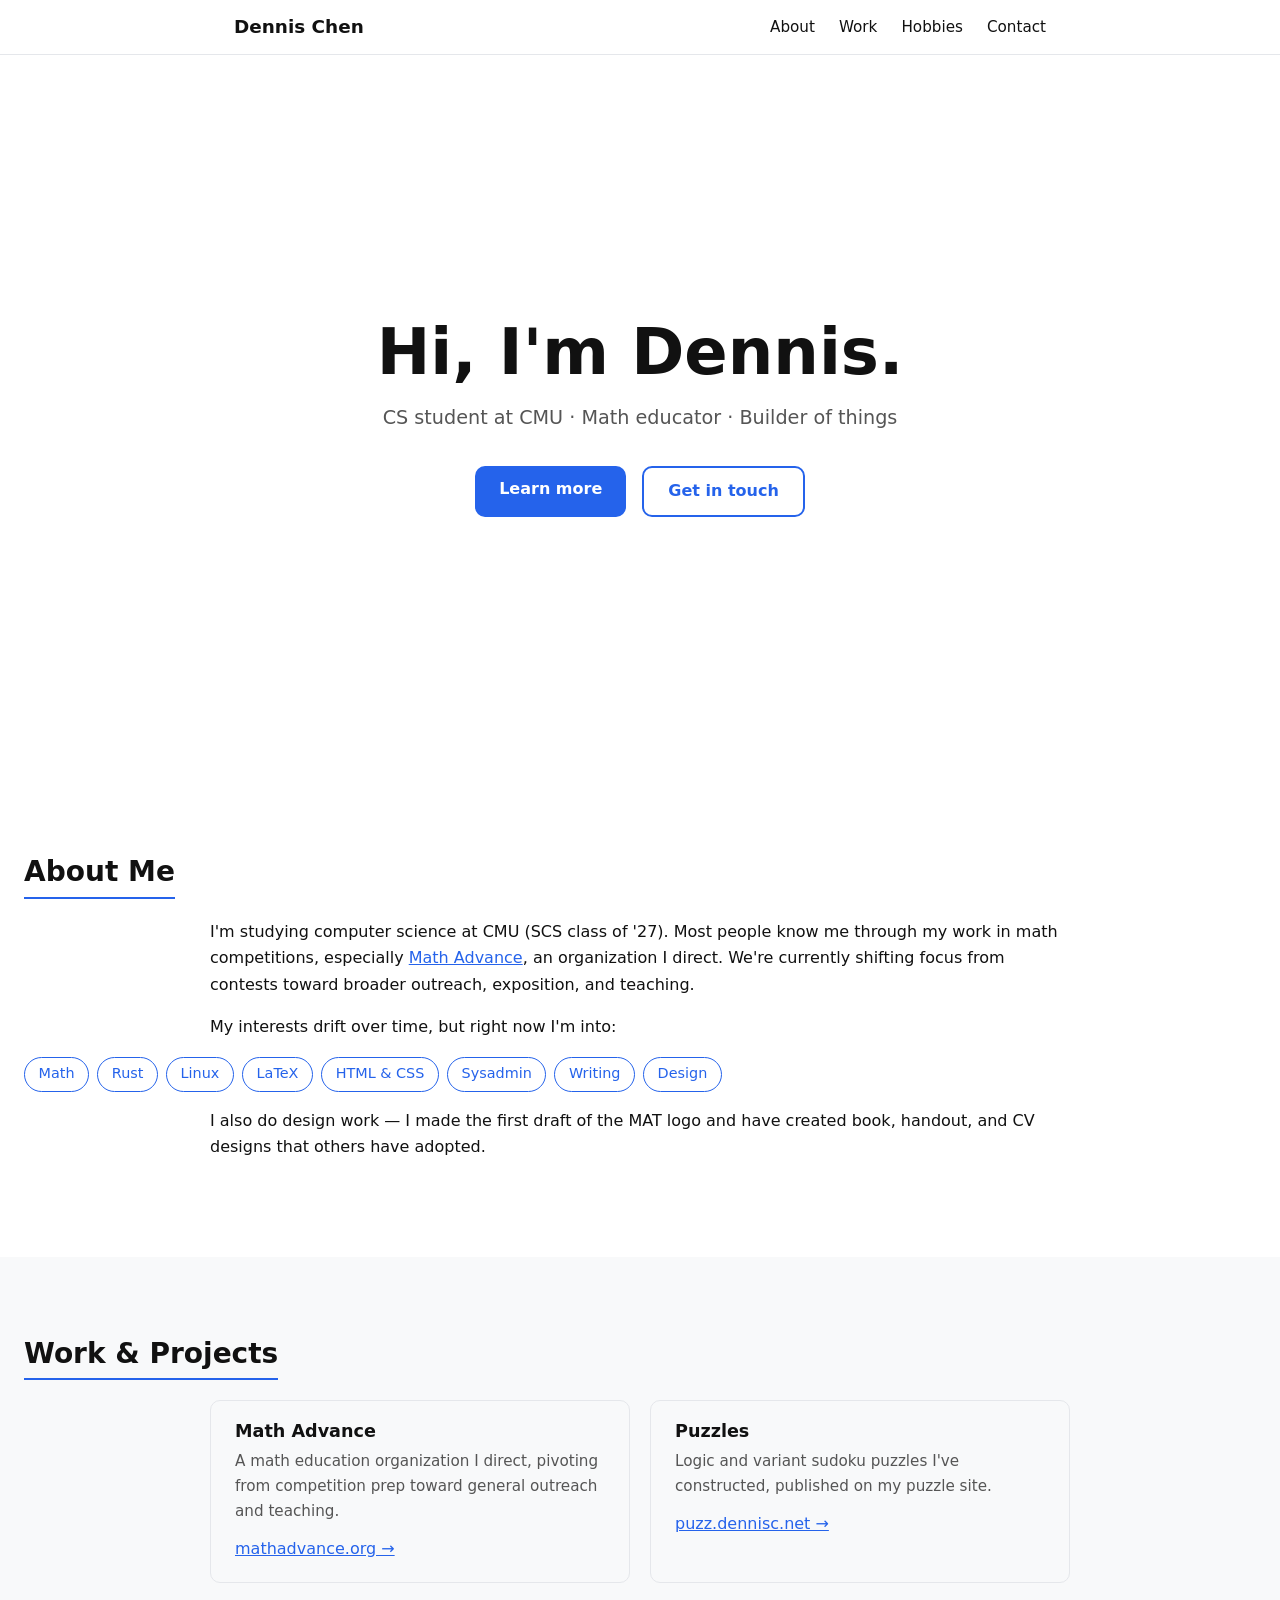
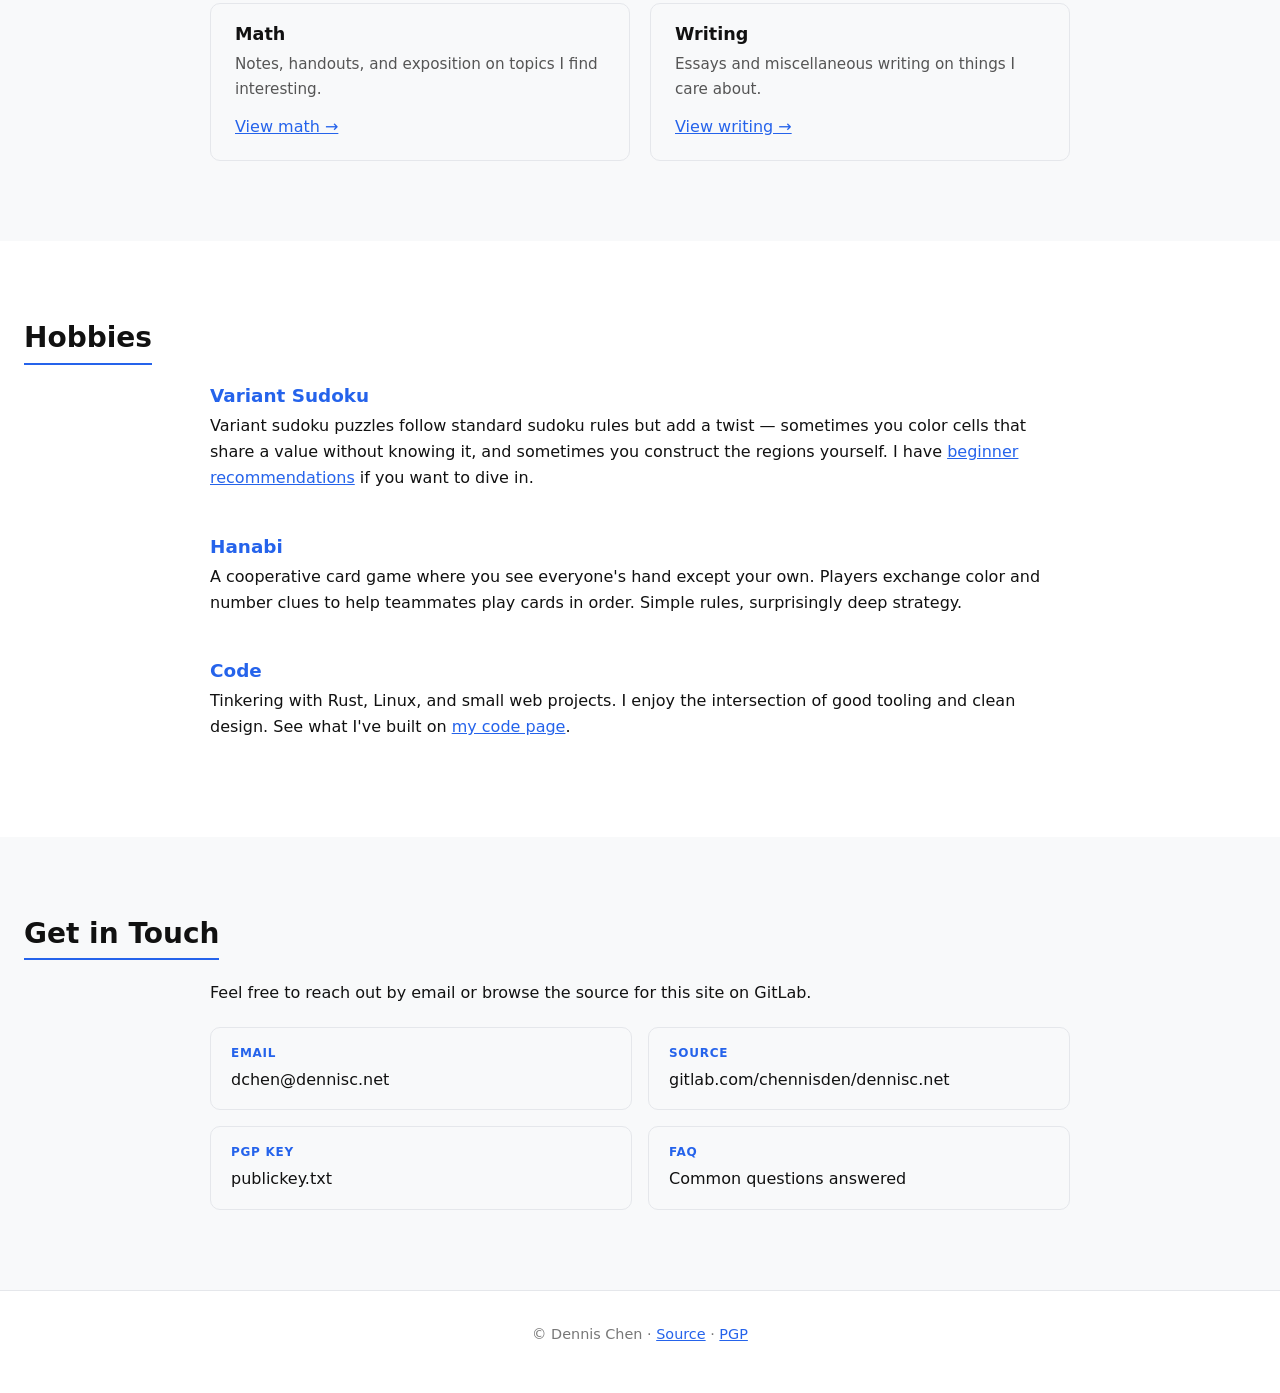
<file: index.html>
<!DOCTYPE html>
<html lang="en">
<head>
	<title>Dennis Chen</title>
	<meta name="viewport" content="width=device-width, initial-scale=1.0">
	<meta name="description" content="Dennis Chen — CS student at CMU, math educator, and maker of things.">
	<link rel="stylesheet" href="/main.css">
	<link rel="icon" href="/favicon.svg">
</head>
<body>
	<header class="site-header">
		<nav class="top-nav">
			<a class="nav-brand" href="#hero">Dennis Chen</a>
			<div class="nav-links">
				<a href="#about">About</a>
				<a href="#work">Work</a>
				<a href="#hobbies">Hobbies</a>
				<a href="#contact">Contact</a>
			</div>
		</nav>
	</header>

	<section id="hero" class="hero">
		<div class="hero-content">
			<h1>Hi, I'm Dennis.</h1>
			<p class="hero-sub">CS student at CMU &middot; Math educator &middot; Builder of things</p>
			<div class="hero-actions">
				<a class="btn btn-primary" href="#about">Learn more</a>
				<a class="btn btn-outline" href="mailto:dchen@dennisc.net">Get in touch</a>
			</div>
		</div>
	</section>

	<main>
		<section id="about" class="section">
			<h2>About Me</h2>
			<p>I'm studying computer science at CMU (SCS class of '27). Most people know me through my work in math
			competitions, especially <a href="https://mathadvance.org">Math Advance</a>, an organization I direct.
			We're currently shifting focus from contests toward broader outreach, exposition, and teaching.</p>
			<p>My interests drift over time, but right now I'm into:</p>
			<ul class="tag-list">
				<li>Math</li>
				<li>Rust</li>
				<li>Linux</li>
				<li>LaTeX</li>
				<li>HTML &amp; CSS</li>
				<li>Sysadmin</li>
				<li>Writing</li>
				<li>Design</li>
			</ul>
			<p>I also do design work — I made the first draft of the MAT logo and have created book, handout, and CV
			designs that others have adopted.</p>
		</section>

		<section id="work" class="section section-alt">
			<h2>Work &amp; Projects</h2>
			<div class="card-grid">
				<div class="card">
					<h3>Math Advance</h3>
					<p>A math education organization I direct, pivoting from competition prep toward general outreach and
					teaching.</p>
					<a href="https://mathadvance.org">mathadvance.org &rarr;</a>
				</div>
				<div class="card">
					<h3>Puzzles</h3>
					<p>Logic and variant sudoku puzzles I've constructed, published on my puzzle site.</p>
					<a href="https://puzz.dennisc.net">puzz.dennisc.net &rarr;</a>
				</div>
				<div class="card">
					<h3>Math</h3>
					<p>Notes, handouts, and exposition on topics I find interesting.</p>
					<a href="/math">View math &rarr;</a>
				</div>
				<div class="card">
					<h3>Writing</h3>
					<p>Essays and miscellaneous writing on things I care about.</p>
					<a href="/writing">View writing &rarr;</a>
				</div>
			</div>
		</section>

		<section id="hobbies" class="section">
			<h2>Hobbies</h2>
			<div class="hobby-list">
				<div class="hobby">
					<h3>Variant Sudoku</h3>
					<p>Variant sudoku puzzles follow standard sudoku rules but add a twist — sometimes you color cells
					that share a value without knowing it, and sometimes you construct the regions yourself. I have
					<a href="/puzz-rec">beginner recommendations</a> if you want to dive in.</p>
				</div>
				<div class="hobby">
					<h3>Hanabi</h3>
					<p>A cooperative card game where you see everyone's hand except your own. Players exchange color and
					number clues to help teammates play cards in order. Simple rules, surprisingly deep strategy.</p>
				</div>
				<div class="hobby">
					<h3>Code</h3>
					<p>Tinkering with Rust, Linux, and small web projects. I enjoy the intersection of good tooling and
					clean design. See what I've built on <a href="/code">my code page</a>.</p>
				</div>
			</div>
		</section>

		<section id="contact" class="section section-alt">
			<h2>Get in Touch</h2>
			<p>Feel free to reach out by email or browse the source for this site on GitLab.</p>
			<div class="contact-links">
				<a href="mailto:dchen@dennisc.net" class="contact-item">
					<span class="contact-label">Email</span>
					<span>dchen@dennisc.net</span>
				</a>
				<a href="https://gitlab.com/chennisden/dennisc.net" class="contact-item">
					<span class="contact-label">Source</span>
					<span>gitlab.com/chennisden/dennisc.net</span>
				</a>
				<a href="/publickey.txt" class="contact-item">
					<span class="contact-label">PGP Key</span>
					<span>publickey.txt</span>
				</a>
				<a href="/faq" class="contact-item">
					<span class="contact-label">FAQ</span>
					<span>Common questions answered</span>
				</a>
			</div>
		</section>
	</main>

	<footer class="site-footer">
		<p>&copy; Dennis Chen &middot; <a href="https://gitlab.com/chennisden/dennisc.net">Source</a> &middot; <a href="/publickey.txt">PGP</a></p>
	</footer>
</body>
</html>
</file>
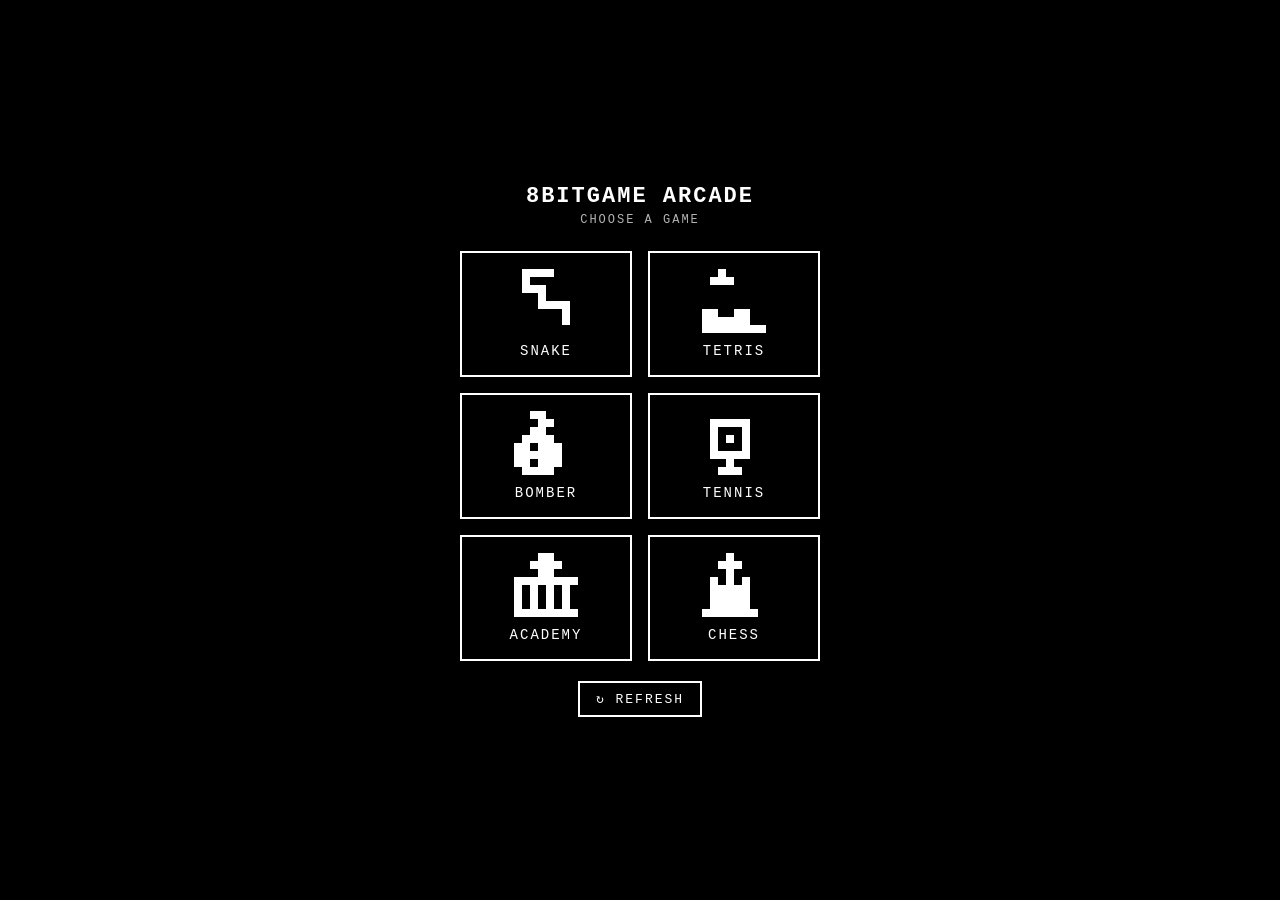
<file: 8bitgame/index.html>
<!DOCTYPE html>
<html lang="en">
<head>
  <meta charset="UTF-8">
  <meta name="viewport" content="width=device-width, initial-scale=1, maximum-scale=1, user-scalable=no, viewport-fit=cover">
  <meta name="apple-mobile-web-app-capable" content="yes">
  <meta name="theme-color" content="#000000">
  <title>8bitgame Arcade</title>
  <link rel="stylesheet" href="style.css">
</head>
<body>
  <h1>8BITGAME ARCADE</h1>
  <p id="subtitle">CHOOSE A GAME</p>
  <div id="tiles">
    <a class="tile" href="snake/index.html">
      <canvas class="tile-icon" id="icon-snake" width="64" height="64"></canvas>
      <span class="tile-label">SNAKE</span>
    </a>
    <a class="tile" href="tetris/index.html">
      <canvas class="tile-icon" id="icon-tetris" width="64" height="64"></canvas>
      <span class="tile-label">TETRIS</span>
    </a>
    <a class="tile" href="bomber/index.html">
      <canvas class="tile-icon" id="icon-bomber" width="64" height="64"></canvas>
      <span class="tile-label">BOMBER</span>
    </a>
    <a class="tile" href="tennis/index.html">
      <canvas class="tile-icon" id="icon-tennis" width="64" height="64"></canvas>
      <span class="tile-label">TENNIS</span>
    </a>
    <a class="tile" href="tennis-academy/index.html">
      <canvas class="tile-icon" id="icon-tennis-academy" width="64" height="64"></canvas>
      <span class="tile-label">ACADEMY</span>
    </a>
    <a class="tile" href="chess/index.html">
      <canvas class="tile-icon" id="icon-chess" width="64" height="64"></canvas>
      <span class="tile-label">CHESS</span>
    </a>
  </div>
  <button id="refresh-btn" type="button">&#8635; REFRESH</button>
  <script src="home.js"></script>
</body>
</html>
</file>
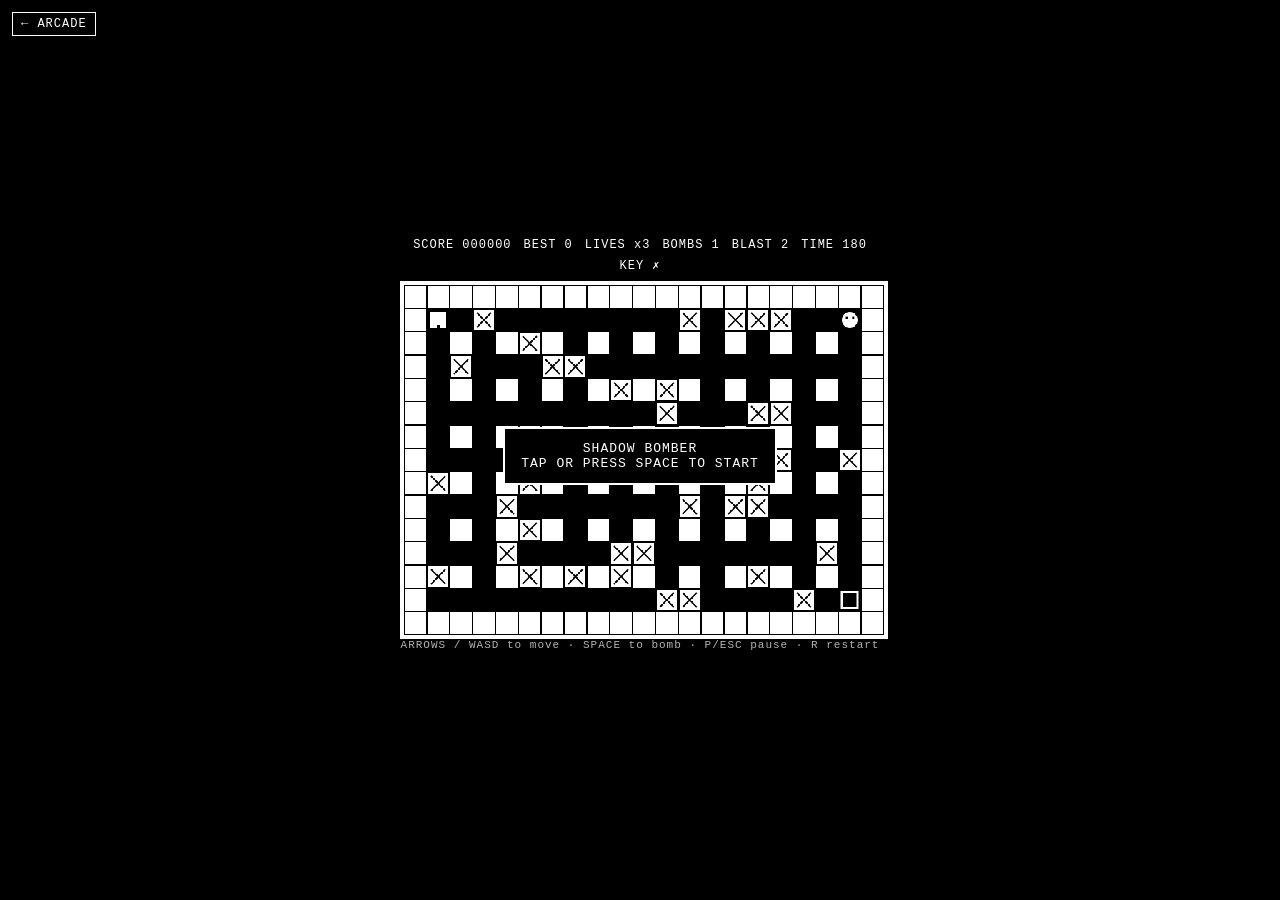
<file: 8bitgame/bomber/index.html>
<!DOCTYPE html>
<html lang="en">
<head>
  <meta charset="UTF-8">
  <meta name="viewport" content="width=device-width, initial-scale=1, maximum-scale=1, user-scalable=no, viewport-fit=cover">
  <meta name="apple-mobile-web-app-capable" content="yes">
  <meta name="theme-color" content="#000000">
  <title>Shadow Bomber — 8bitgame</title>
  <link rel="stylesheet" href="style.css">
</head>
<body>
  <a id="back-link" href="../index.html">&larr; ARCADE</a>
  <div id="hud">
    <span id="score">SCORE 000000</span>
    <span id="highscore">BEST 0</span>
    <span id="lives">LIVES x3</span>
    <span id="bombs">BOMBS 1</span>
    <span id="blast">BLAST 2</span>
    <span id="time">TIME 180</span>
    <span id="key-status">KEY &#10007;</span>
  </div>
  <div id="game-wrap">
    <canvas id="game" width="672" height="480"></canvas>
    <div id="overlay">
      <p id="overlay-msg">SHADOW BOMBER&#10;TAP OR PRESS SPACE TO START</p>
    </div>
  </div>
  <p id="hint">ARROWS / WASD to move &middot; SPACE to bomb &middot; P/ESC pause &middot; R restart</p>
  <div id="dpad">
    <button id="btn-up" class="dpad-btn dpad-up" aria-label="Up">&#9650;</button>
    <button id="btn-left" class="dpad-btn dpad-left" aria-label="Left">&#9664;</button>
    <button id="btn-bomb" class="dpad-btn dpad-bomb" aria-label="Bomb">&#9679;</button>
    <button id="btn-right" class="dpad-btn dpad-right" aria-label="Right">&#9654;</button>
    <button id="btn-down" class="dpad-btn dpad-down" aria-label="Down">&#9660;</button>
  </div>
  <script src="script.js"></script>
</body>
</html>
</file>
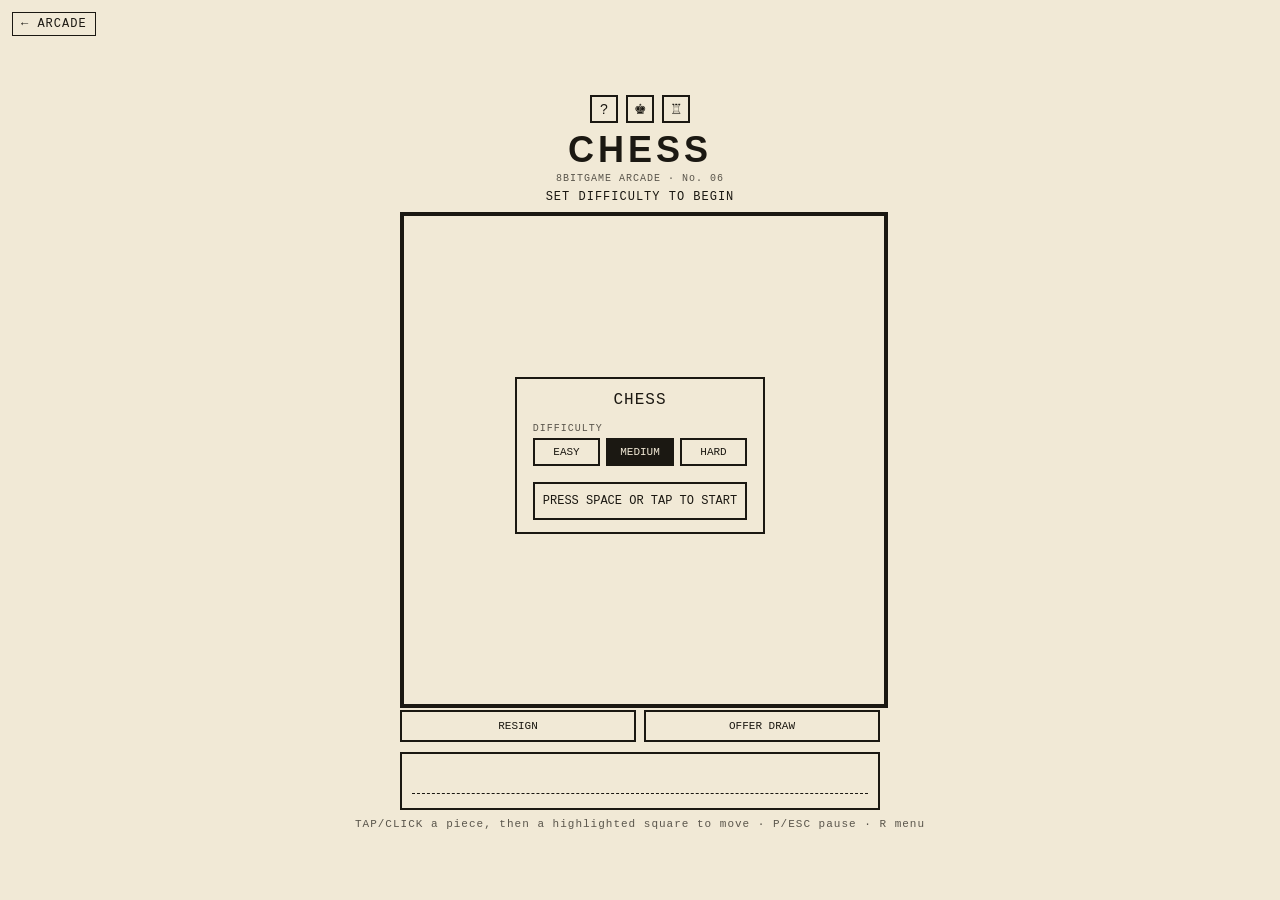
<file: 8bitgame/chess/index.html>
<!DOCTYPE html>
<html lang="en">
<head>
  <meta charset="UTF-8">
  <meta name="viewport" content="width=device-width, initial-scale=1, maximum-scale=1, user-scalable=no, viewport-fit=cover">
  <meta name="apple-mobile-web-app-capable" content="yes">
  <meta name="theme-color" content="#f1e9d6">
  <title>Chess — 8bitgame</title>
  <link rel="stylesheet" href="style.css">
</head>
<body>
  <a id="back-link" href="../index.html">&larr; ARCADE</a>

  <div id="title-block">
    <div id="badge-row">
      <button id="badge-help" class="badge-btn" type="button" aria-label="Rules">?</button>
      <button id="badge-turn" class="badge-btn" type="button" aria-label="Turn indicator">&#9818;</button>
      <button id="badge-moves" class="badge-btn" type="button" aria-label="Toggle move list">&#9814;</button>
    </div>
    <h1 id="game-title">CHESS</h1>
    <p id="colophon">8BITGAME ARCADE &middot; No. 06</p>
  </div>

  <div id="hud">
    <span id="hud-status">SET DIFFICULTY TO BEGIN</span>
  </div>

  <div id="game-wrap">
    <canvas id="game" width="480" height="480"></canvas>
    <div id="overlay">
      <div id="overlay-msg">
        <div id="menu-panel">
          <p id="menu-title">CHESS</p>

          <div class="menu-group" data-setting="difficulty">
            <p class="menu-label">DIFFICULTY</p>
            <div class="menu-options">
              <button class="menu-opt" data-value="easy">EASY</button>
              <button class="menu-opt" data-value="medium">MEDIUM</button>
              <button class="menu-opt" data-value="hard">HARD</button>
            </div>
          </div>

          <button id="menu-start-btn">PRESS SPACE OR TAP TO START</button>
        </div>
        <div id="overlay-text"></div>
        <div id="promo-panel">
          <p class="menu-label">PROMOTE PAWN TO</p>
          <div class="menu-options">
            <button class="menu-opt" data-piece="q">QUEEN</button>
            <button class="menu-opt" data-piece="r">ROOK</button>
            <button class="menu-opt" data-piece="b">BISHOP</button>
            <button class="menu-opt" data-piece="n">KNIGHT</button>
          </div>
        </div>
        <div id="help-panel">
          <p class="menu-label">RULES</p>
          <p id="help-text">Standard chess rules apply: check, checkmate, stalemate, castling, en passant and pawn promotion are all enforced. You play White and move first; the AI plays Black. Click or tap a piece to see its legal moves, then tap a highlighted square to move. Use RESIGN or OFFER DRAW below the board if you want to end the game early.</p>
          <button id="help-close-btn" class="menu-opt" type="button">CLOSE</button>
        </div>
      </div>
    </div>
  </div>

  <div id="action-row">
    <button id="resign-btn" class="menu-opt" type="button">RESIGN</button>
    <button id="draw-btn" class="menu-opt" type="button">OFFER DRAW</button>
  </div>

  <div id="info-panel">
    <div id="captured-row">
      <div id="captured-white" class="captured-tray"></div>
      <div id="captured-black" class="captured-tray"></div>
    </div>
    <div id="movelist-wrap">
      <ol id="move-list"></ol>
    </div>
  </div>

  <p id="hint">TAP/CLICK a piece, then a highlighted square to move &middot; P/ESC pause &middot; R menu</p>

  <script src="script.js"></script>
</body>
</html>
</file>
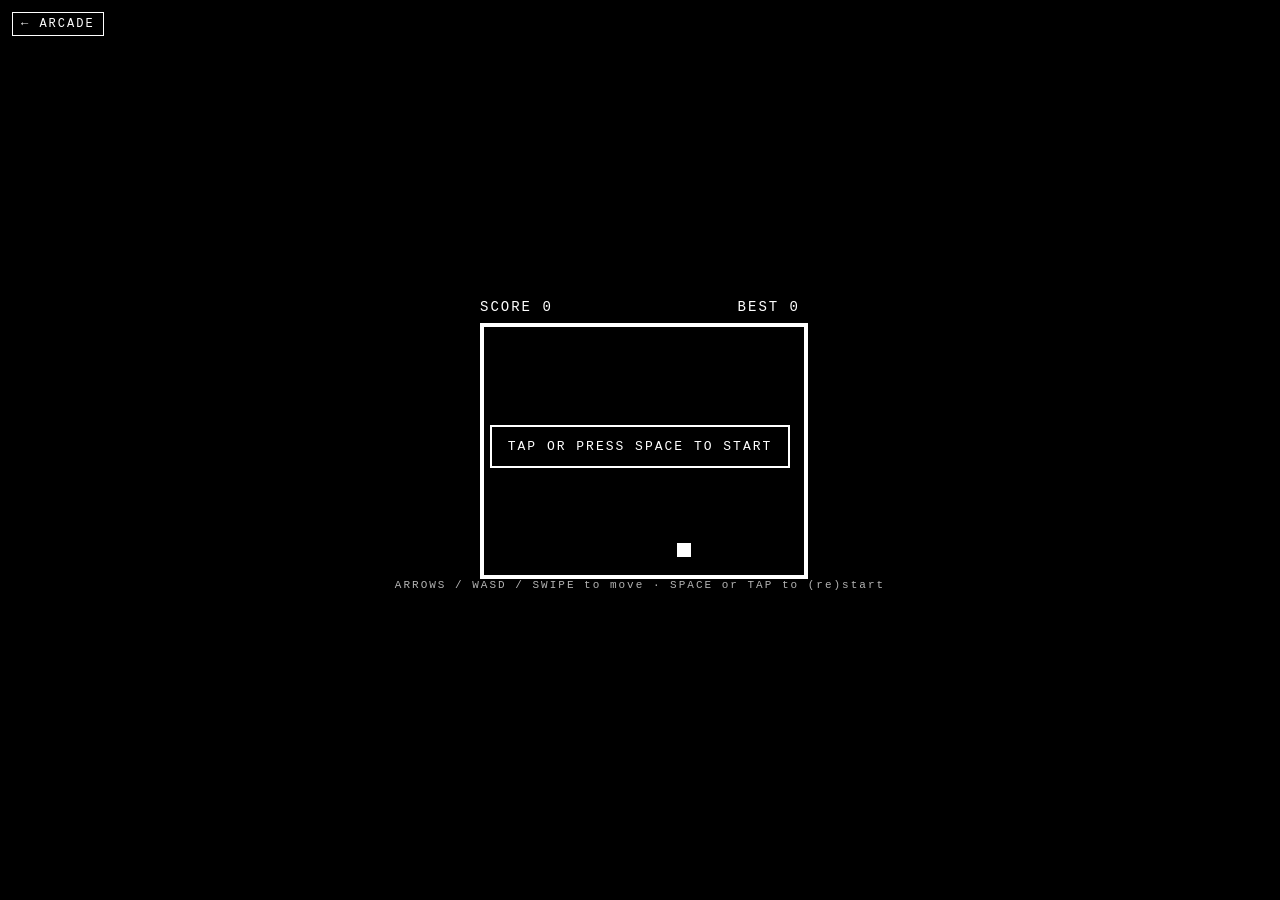
<file: 8bitgame/snake/index.html>
<!DOCTYPE html>
<html lang="en">
<head>
  <meta charset="UTF-8">
  <meta name="viewport" content="width=device-width, initial-scale=1, maximum-scale=1, user-scalable=no, viewport-fit=cover">
  <meta name="apple-mobile-web-app-capable" content="yes">
  <meta name="theme-color" content="#000000">
  <title>Snake — 8bitgame</title>
  <link rel="stylesheet" href="style.css">
  <link rel="stylesheet" href="../rewind.css">
</head>
<body>
  <a id="back-link" href="../index.html">&larr; ARCADE</a>
  <div id="hud">
    <span id="score">SCORE 0</span>
    <span id="highscore">BEST 0</span>
  </div>
  <div id="game-wrap">
    <canvas id="game" width="320" height="240"></canvas>
    <div id="overlay">
      <p id="overlay-msg">TAP OR PRESS SPACE TO START</p>
    </div>
  </div>
  <p id="hint">ARROWS / WASD / SWIPE to move &middot; SPACE or TAP to (re)start</p>
  <div id="dpad">
    <button id="btn-up" class="dpad-btn dpad-up" aria-label="Up">&#9650;</button>
    <button id="btn-left" class="dpad-btn dpad-left" aria-label="Left">&#9664;</button>
    <button id="btn-right" class="dpad-btn dpad-right" aria-label="Right">&#9654;</button>
    <button id="btn-down" class="dpad-btn dpad-down" aria-label="Down">&#9660;</button>
  </div>
  <script src="../rewind.js"></script>
  <script src="script.js"></script>
</body>
</html>
</file>
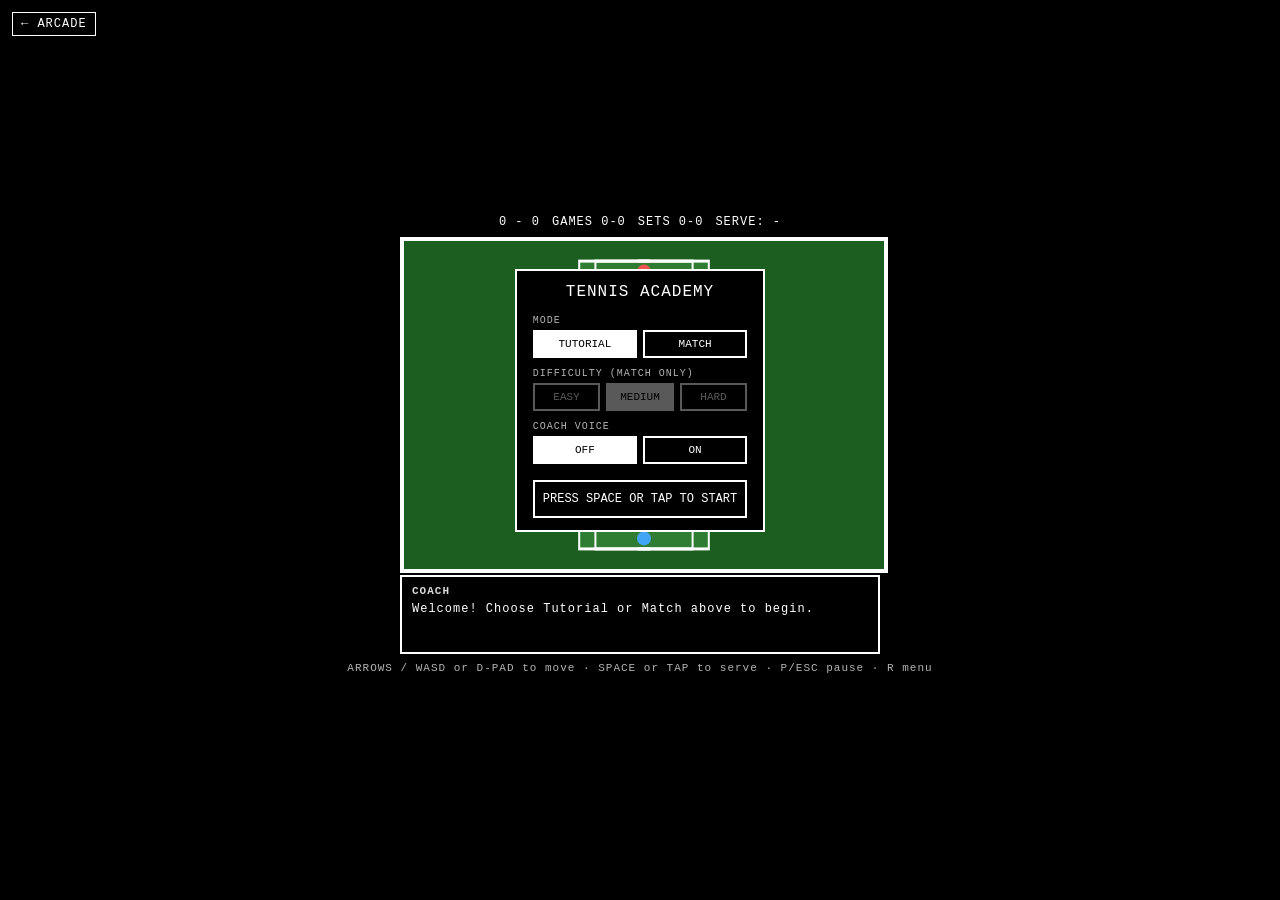
<file: 8bitgame/tennis-academy/index.html>
<!DOCTYPE html>
<html lang="en">
<head>
  <meta charset="UTF-8">
  <meta name="viewport" content="width=device-width, initial-scale=1, maximum-scale=1, user-scalable=no, viewport-fit=cover">
  <meta name="apple-mobile-web-app-capable" content="yes">
  <meta name="theme-color" content="#000000">
  <title>Tennis Academy — 8bitgame</title>
  <link rel="stylesheet" href="style.css">
</head>
<body>
  <a id="back-link" href="../index.html">&larr; ARCADE</a>
  <div id="hud">
    <span id="academy-score-points">0 - 0</span>
    <span id="academy-score-games">GAMES 0-0</span>
    <span id="academy-score-sets">SETS 0-0</span>
    <span id="academy-server-indicator">SERVE: -</span>
  </div>
  <div id="game-wrap">
    <canvas id="game" width="480" height="320"></canvas>
    <div id="overlay">
      <div id="overlay-msg">
        <div id="menu-panel">
          <p id="menu-title">TENNIS ACADEMY</p>

          <div class="menu-group" data-setting="mode">
            <p class="menu-label">MODE</p>
            <div class="menu-options">
              <button class="menu-opt" data-value="tutorial">TUTORIAL</button>
              <button class="menu-opt" data-value="match">MATCH</button>
            </div>
          </div>

          <div class="menu-group" data-setting="difficulty">
            <p class="menu-label">DIFFICULTY (MATCH ONLY)</p>
            <div class="menu-options">
              <button class="menu-opt" data-value="easy">EASY</button>
              <button class="menu-opt" data-value="medium">MEDIUM</button>
              <button class="menu-opt" data-value="hard">HARD</button>
            </div>
          </div>

          <div class="menu-group" data-setting="coachVoice">
            <p class="menu-label">COACH VOICE</p>
            <div class="menu-options">
              <button class="menu-opt" data-value="off">OFF</button>
              <button class="menu-opt" data-value="on">ON</button>
            </div>
          </div>

          <button id="menu-start-btn">PRESS SPACE OR TAP TO START</button>
        </div>
        <div id="overlay-text"></div>
      </div>
    </div>
  </div>
  <div id="coach-panel">
    <div id="coach-header">
      <span id="coach-label">COACH</span>
      <span id="coach-step-indicator"></span>
    </div>
    <p id="coach-text">Welcome! Choose Tutorial or Match above to begin.</p>
    <ul id="coach-log"></ul>
    <div id="coach-nav">
      <button id="tut-prev-btn" class="menu-opt" type="button">BACK</button>
      <button id="tut-next-btn" class="menu-opt" type="button">NEXT</button>
    </div>
  </div>
  <p id="hint">ARROWS / WASD or D-PAD to move &middot; SPACE or TAP to serve &middot; P/ESC pause &middot; R menu</p>
  <div id="dpad">
    <button id="btn-up" class="dpad-btn dpad-up" aria-label="Up">&#9650;</button>
    <button id="btn-left" class="dpad-btn dpad-left" aria-label="Left">&#9664;</button>
    <button id="btn-right" class="dpad-btn dpad-right" aria-label="Right">&#9654;</button>
    <button id="btn-down" class="dpad-btn dpad-down" aria-label="Down">&#9660;</button>
  </div>
  <script src="script.js"></script>
</body>
</html>
</file>
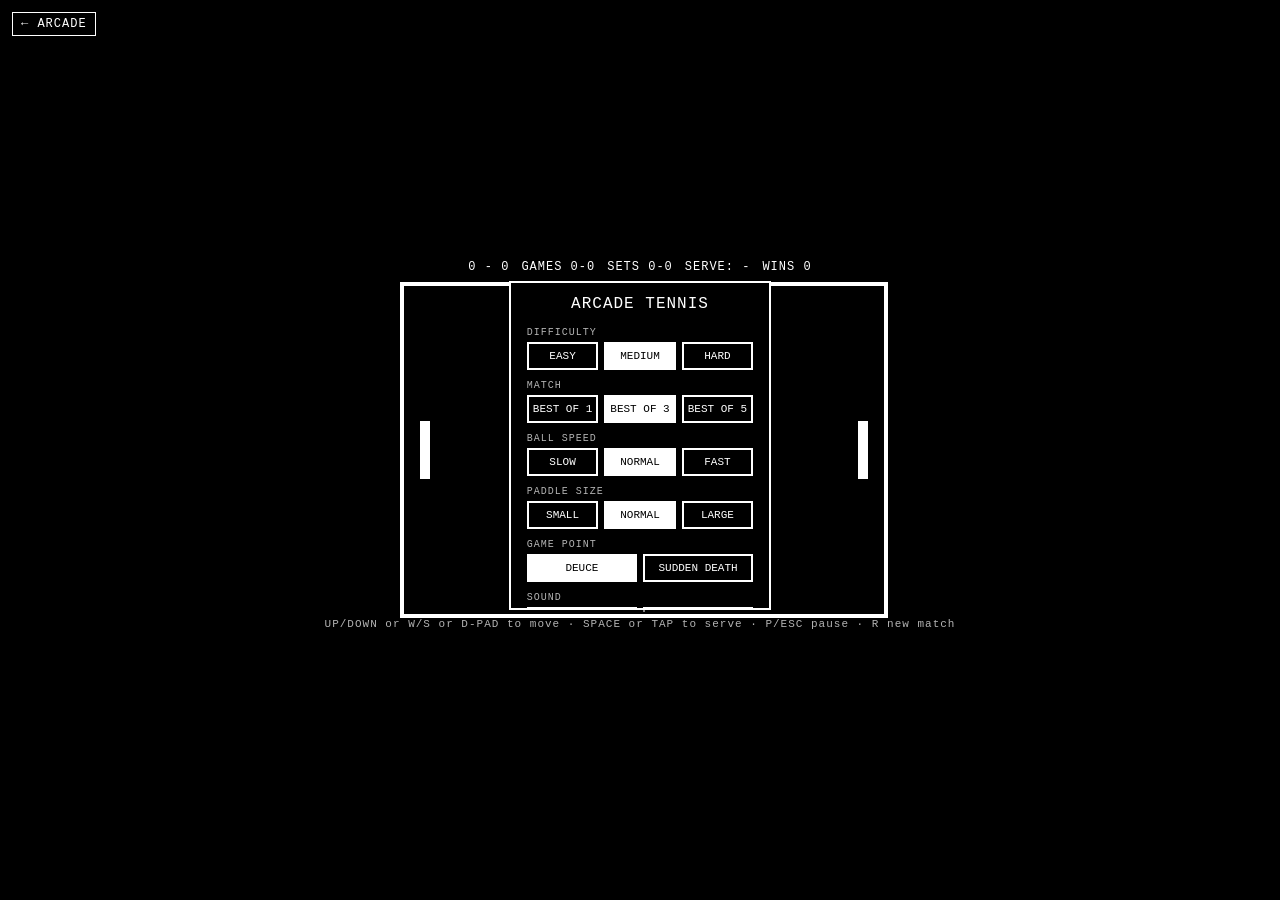
<file: 8bitgame/tennis/index.html>
<!DOCTYPE html>
<html lang="en">
<head>
  <meta charset="UTF-8">
  <meta name="viewport" content="width=device-width, initial-scale=1, maximum-scale=1, user-scalable=no, viewport-fit=cover">
  <meta name="apple-mobile-web-app-capable" content="yes">
  <meta name="theme-color" content="#000000">
  <title>Arcade Tennis — 8bitgame</title>
  <link rel="stylesheet" href="style.css">
</head>
<body>
  <a id="back-link" href="../index.html">&larr; ARCADE</a>
  <div id="hud">
    <span id="score-points">0 - 0</span>
    <span id="score-games">GAMES 0-0</span>
    <span id="score-sets">SETS 0-0</span>
    <span id="server-indicator">SERVE: -</span>
    <span id="wins">WINS 0</span>
  </div>
  <div id="game-wrap">
    <canvas id="game" width="480" height="320"></canvas>
    <div id="overlay">
      <div id="overlay-msg">
        <div id="menu-panel">
          <p id="menu-title">ARCADE TENNIS</p>

          <div class="menu-group" data-setting="difficulty">
            <p class="menu-label">DIFFICULTY</p>
            <div class="menu-options">
              <button class="menu-opt" data-value="easy">EASY</button>
              <button class="menu-opt" data-value="medium">MEDIUM</button>
              <button class="menu-opt" data-value="hard">HARD</button>
            </div>
          </div>

          <div class="menu-group" data-setting="matchFormat">
            <p class="menu-label">MATCH</p>
            <div class="menu-options">
              <button class="menu-opt" data-value="1">BEST OF 1</button>
              <button class="menu-opt" data-value="3">BEST OF 3</button>
              <button class="menu-opt" data-value="5">BEST OF 5</button>
            </div>
          </div>

          <div class="menu-group" data-setting="ballSpeed">
            <p class="menu-label">BALL SPEED</p>
            <div class="menu-options">
              <button class="menu-opt" data-value="slow">SLOW</button>
              <button class="menu-opt" data-value="normal">NORMAL</button>
              <button class="menu-opt" data-value="fast">FAST</button>
            </div>
          </div>

          <div class="menu-group" data-setting="paddleSize">
            <p class="menu-label">PADDLE SIZE</p>
            <div class="menu-options">
              <button class="menu-opt" data-value="small">SMALL</button>
              <button class="menu-opt" data-value="normal">NORMAL</button>
              <button class="menu-opt" data-value="large">LARGE</button>
            </div>
          </div>

          <div class="menu-group" data-setting="deuceRule">
            <p class="menu-label">GAME POINT</p>
            <div class="menu-options">
              <button class="menu-opt" data-value="deuce">DEUCE</button>
              <button class="menu-opt" data-value="sudden">SUDDEN DEATH</button>
            </div>
          </div>

          <div class="menu-group" data-setting="sound">
            <p class="menu-label">SOUND</p>
            <div class="menu-options">
              <button class="menu-opt" data-value="on">ON</button>
              <button class="menu-opt" data-value="off">OFF</button>
            </div>
          </div>

          <button id="menu-start-btn">PRESS SPACE OR TAP TO START</button>
        </div>
        <div id="overlay-text"></div>
      </div>
    </div>
  </div>
  <p id="hint">UP/DOWN or W/S or D-PAD to move &middot; SPACE or TAP to serve &middot; P/ESC pause &middot; R new match</p>
  <div id="dpad">
    <button id="btn-up" class="dpad-btn dpad-up" aria-label="Up">&#9650;</button>
    <button id="btn-down" class="dpad-btn dpad-down" aria-label="Down">&#9660;</button>
  </div>
  <script src="script.js"></script>
</body>
</html>
</file>
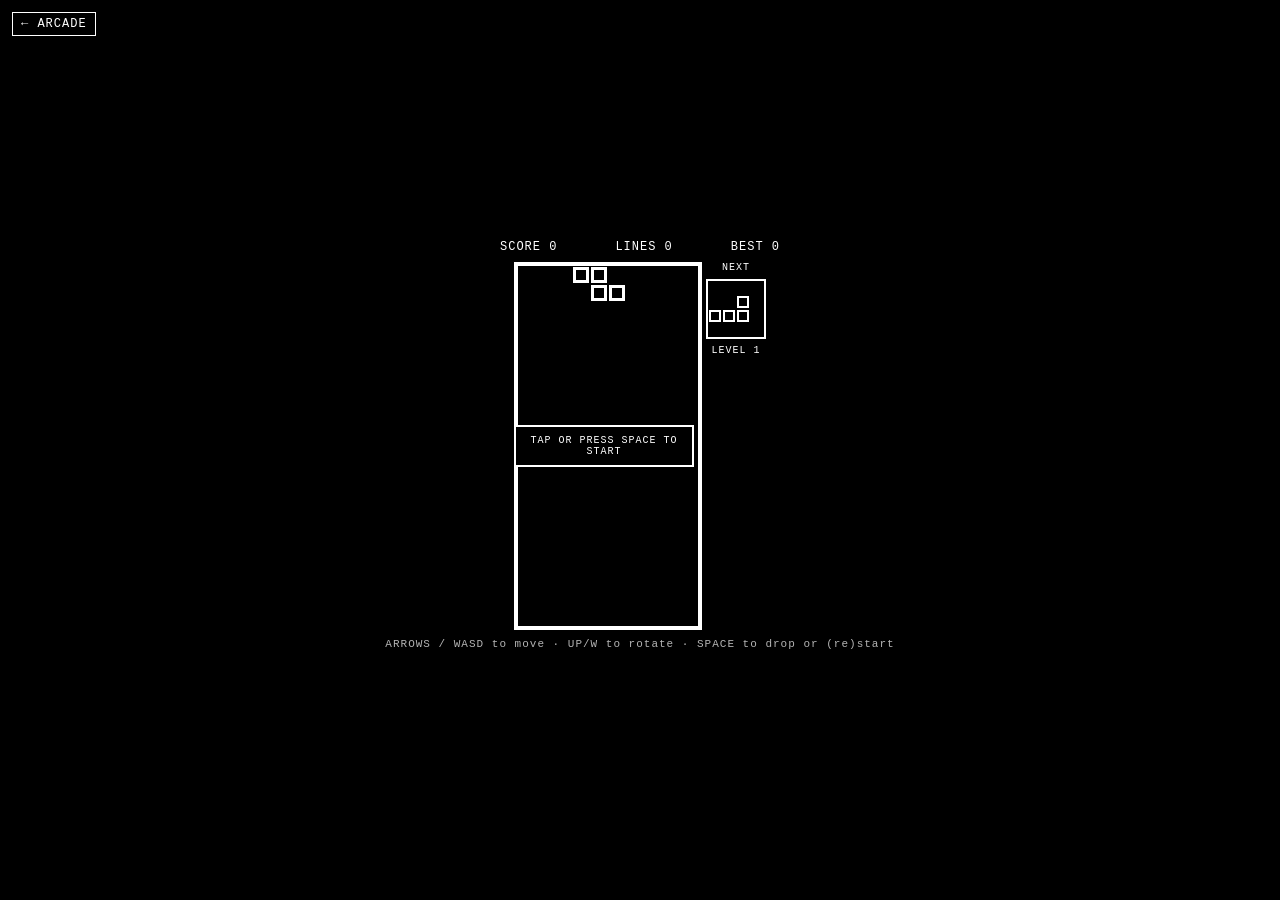
<file: 8bitgame/tetris/index.html>
<!DOCTYPE html>
<html lang="en">
<head>
  <meta charset="UTF-8">
  <meta name="viewport" content="width=device-width, initial-scale=1, maximum-scale=1, user-scalable=no, viewport-fit=cover">
  <meta name="apple-mobile-web-app-capable" content="yes">
  <meta name="theme-color" content="#000000">
  <title>Tetris — 8bitgame</title>
  <link rel="stylesheet" href="style.css">
  <link rel="stylesheet" href="../rewind.css">
</head>
<body>
  <a id="back-link" href="../index.html">&larr; ARCADE</a>
  <div id="hud">
    <span id="score">SCORE 0</span>
    <span id="lines">LINES 0</span>
    <span id="highscore">BEST 0</span>
  </div>
  <div id="play-area">
    <div id="game-wrap">
      <canvas id="board" width="180" height="360"></canvas>
      <div id="overlay">
        <p id="overlay-msg">TAP OR PRESS SPACE TO START</p>
      </div>
    </div>
    <div id="next-wrap">
      <span id="next-label">NEXT</span>
      <canvas id="next" width="72" height="72"></canvas>
      <span id="level-label">LEVEL <span id="level">1</span></span>
    </div>
  </div>
  <p id="hint">ARROWS / WASD to move &middot; UP/W to rotate &middot; SPACE to drop or (re)start</p>
  <div id="dpad">
    <button id="btn-rotate" class="dpad-btn dpad-up" aria-label="Rotate">&#8635;</button>
    <button id="btn-left" class="dpad-btn dpad-left" aria-label="Left">&#9664;</button>
    <button id="btn-right" class="dpad-btn dpad-right" aria-label="Right">&#9654;</button>
    <button id="btn-down" class="dpad-btn dpad-down" aria-label="Soft drop">&#9660;</button>
  </div>
  <script src="../rewind.js"></script>
  <script src="script.js"></script>
</body>
</html>
</file>
<file: main.css>
/* CSS variables */
:root {
	--blue: #2563eb;
	--blue-dark: #1d4ed8;
	--pink: #e646a7;
	--pink-dark: #e01f93;
	--dark-fg: #f0f0f0;
	--dark-bg: #0a0a0a;
	--dark-surface: #141414;
	--dark-border: #2a2a2a;
	--radius: 10px;
	--max-w: 860px;
	--section-pad: 5rem 1.5rem;
}

/* Reset & base */
*, *::before, *::after { box-sizing: border-box; }

html {
	font-family: system-ui, -apple-system, sans-serif;
	font-size: 1rem;
	line-height: 1.65;
	scroll-behavior: smooth;
}

body {
	margin: 0;
	color: #111;
	background: #fff;
}

@media (prefers-color-scheme: dark) {
	body {
		color: var(--dark-fg);
		background: var(--dark-bg);
	}
}

a { color: var(--blue); }
a:hover { text-decoration: none; }
a:visited { color: MediumBlue; }

@media (prefers-color-scheme: dark) {
	a { color: var(--pink); }
	a:visited { color: var(--pink-dark); }
}

h1, h2, h3 { line-height: 1.2; margin-top: 0; }
p { margin-top: 0; }
ul { padding-left: 1.25rem; }
li + li { margin-top: 0.4rem; }

/* ── Top nav ── */
.site-header {
	position: sticky;
	top: 0;
	z-index: 10;
	background: rgba(255, 255, 255, 0.85);
	backdrop-filter: blur(8px);
	border-bottom: 1px solid #e5e7eb;
}

@media (prefers-color-scheme: dark) {
	.site-header {
		background: rgba(10, 10, 10, 0.85);
		border-bottom-color: var(--dark-border);
	}
}

.top-nav {
	max-width: var(--max-w);
	margin: auto;
	padding: 0.75rem 1.5rem;
	display: flex;
	align-items: center;
	gap: 1.5rem;
}

.nav-brand {
	font-size: 1.15rem;
	font-weight: 700;
	color: inherit;
	text-decoration: none;
	margin-right: auto;
}

.nav-brand:visited { color: inherit; }
.nav-brand:hover { text-decoration: underline; }

.nav-links {
	display: flex;
	gap: 1.5rem;
}

.nav-links a {
	color: inherit;
	text-decoration: none;
	font-size: 0.95rem;
}

.nav-links a:visited { color: inherit; }
.nav-links a:hover { text-decoration: underline; }

@media (max-width: 480px) {
	.nav-links { display: none; }
}

/* ── Hero ── */
.hero {
	display: flex;
	align-items: center;
	justify-content: center;
	min-height: 80vh;
	text-align: center;
	padding: 4rem 1.5rem;
}

.hero-content { max-width: 600px; }

.hero h1 {
	font-size: clamp(2.5rem, 6vw, 4rem);
	margin-bottom: 0.75rem;
}

.hero-sub {
	font-size: 1.2rem;
	color: #555;
	margin-bottom: 2rem;
}

@media (prefers-color-scheme: dark) {
	.hero-sub { color: #aaa; }
}

.hero-actions {
	display: flex;
	gap: 1rem;
	justify-content: center;
	flex-wrap: wrap;
}

/* ── Buttons ── */
.btn {
	display: inline-block;
	padding: 0.65rem 1.5rem;
	border-radius: var(--radius);
	font-size: 1rem;
	font-weight: 600;
	text-decoration: none;
	cursor: pointer;
	transition: opacity 0.15s;
}

.btn:hover { opacity: 0.85; text-decoration: none; }

.btn-primary {
	background: var(--blue);
	color: #fff;
}

.btn-primary:visited { color: #fff; }

.btn-outline {
	border: 2px solid var(--blue);
	color: var(--blue);
	background: transparent;
}

.btn-outline:visited { color: var(--blue); }

@media (prefers-color-scheme: dark) {
	.btn-primary { background: var(--pink); }
	.btn-outline { border-color: var(--pink); color: var(--pink); }
	.btn-outline:visited { color: var(--pink); }
}

/* ── Sections ── */
.section {
	padding: var(--section-pad);
}

.section > *, .section-alt > * {
	max-width: var(--max-w);
	margin-left: auto;
	margin-right: auto;
}

.section-alt {
	padding: var(--section-pad);
	background: #f8f9fa;
}

@media (prefers-color-scheme: dark) {
	.section-alt { background: var(--dark-surface); }
}

.section h2, .section-alt h2 {
	font-size: 1.75rem;
	margin-bottom: 1.25rem;
	padding-bottom: 0.5rem;
	border-bottom: 2px solid var(--blue);
	display: inline-block;
}

@media (prefers-color-scheme: dark) {
	.section h2, .section-alt h2 { border-bottom-color: var(--pink); }
}

/* ── Tag list (interests) ── */
.tag-list {
	list-style: none;
	padding: 0;
	display: flex;
	flex-wrap: wrap;
	gap: 0.5rem;
	margin: 0.75rem 0 1rem;
}

.tag-list li {
	margin: 0;
	padding: 0.3rem 0.85rem;
	border-radius: 999px;
	border: 1px solid var(--blue);
	font-size: 0.9rem;
	color: var(--blue);
}

@media (prefers-color-scheme: dark) {
	.tag-list li {
		border-color: var(--pink);
		color: var(--pink);
	}
}

/* ── Card grid (work) ── */
.card-grid {
	display: grid;
	grid-template-columns: repeat(2, 1fr);
	gap: 1.25rem;
}

@media (max-width: 560px) {
	.card-grid { grid-template-columns: 1fr; }
}

.card {
	border: 1px solid #e5e7eb;
	border-radius: var(--radius);
	padding: 1.25rem 1.5rem;
	transition: border-color 0.15s, box-shadow 0.15s;
}

.card:hover {
	border-color: var(--blue);
	box-shadow: 0 2px 12px rgba(37, 99, 235, 0.08);
}

@media (prefers-color-scheme: dark) {
	.card {
		border-color: var(--dark-border);
		background: var(--dark-bg);
	}
	.card:hover {
		border-color: var(--pink);
		box-shadow: 0 2px 12px rgba(230, 70, 167, 0.12);
	}
}

.card h3 { font-size: 1.1rem; margin-bottom: 0.4rem; }
.card p { font-size: 0.95rem; color: #555; margin-bottom: 0.75rem; }

@media (prefers-color-scheme: dark) {
	.card p { color: #aaa; }
}

/* ── Hobby list ── */
.hobby-list {
	display: flex;
	flex-direction: column;
	gap: 1.75rem;
}

.hobby h3 {
	font-size: 1.15rem;
	margin-bottom: 0.35rem;
	color: var(--blue);
}

@media (prefers-color-scheme: dark) {
	.hobby h3 { color: var(--pink); }
}

/* ── Contact ── */
.contact-links {
	display: grid;
	grid-template-columns: repeat(2, 1fr);
	gap: 1rem;
	margin-top: 1.25rem;
}

@media (max-width: 560px) {
	.contact-links { grid-template-columns: 1fr; }
}

.contact-item {
	display: flex;
	flex-direction: column;
	padding: 1rem 1.25rem;
	border: 1px solid #e5e7eb;
	border-radius: var(--radius);
	text-decoration: none;
	color: inherit;
	transition: border-color 0.15s;
}

.contact-item:visited { color: inherit; }

.contact-item:hover {
	border-color: var(--blue);
	text-decoration: none;
}

@media (prefers-color-scheme: dark) {
	.contact-item {
		border-color: var(--dark-border);
	}
	.contact-item:hover { border-color: var(--pink); }
}

.contact-label {
	font-size: 0.75rem;
	font-weight: 700;
	text-transform: uppercase;
	letter-spacing: 0.06em;
	color: var(--blue);
	margin-bottom: 0.2rem;
}

@media (prefers-color-scheme: dark) {
	.contact-label { color: var(--pink); }
}

/* ── Footer ── */
.site-footer {
	text-align: center;
	padding: 2rem 1.5rem;
	border-top: 1px solid #e5e7eb;
	font-size: 0.9rem;
	color: #777;
}

@media (prefers-color-scheme: dark) {
	.site-footer {
		border-top-color: var(--dark-border);
		color: #888;
	}
}

/* ── Misc (blockquote, code, print) ── */
blockquote {
	margin: 0;
	border-left: 0.25em solid #ccc;
	padding: 0.5rem 0.75rem;
	background: #f5f5f5;
}

blockquote p:first-child { margin-top: 0; }
blockquote p:last-child { margin-bottom: 0; }

@media (prefers-color-scheme: dark) {
	blockquote {
		border-color: var(--dark-fg);
		background: #2a2a2a;
	}
}

img {
	display: block;
	max-width: 100%;
	height: auto;
}

@media print {
	.site-header, .site-footer { display: none; }
}
</file>
<file: 8bitgame/style.css>
html, body {
  touch-action: none;
  overscroll-behavior: none;
  -webkit-text-size-adjust: 100%;
}

body {
  display: flex;
  flex-direction: column;
  justify-content: center;
  align-items: center;
  min-height: 100vh;
  margin: 0;
  padding: env(safe-area-inset-top) env(safe-area-inset-right) env(safe-area-inset-bottom) env(safe-area-inset-left);
  background: #000;
  color: #fff;
  font-family: 'Courier New', monospace;
  letter-spacing: 2px;
  -webkit-user-select: none;
  user-select: none;
}

h1 {
  font-size: 22px;
  margin: 0 0 4px;
  text-align: center;
}

#subtitle {
  font-size: 12px;
  opacity: 0.7;
  margin: 0 0 24px;
}

#tiles {
  display: grid;
  grid-template-columns: repeat(2, 1fr);
  gap: 16px;
  width: min(90vw, 360px);
}

.tile {
  display: flex;
  flex-direction: column;
  align-items: center;
  gap: 10px;
  padding: 16px 8px;
  border: 2px solid #fff;
  color: #fff;
  text-decoration: none;
  -webkit-tap-highlight-color: transparent;
}

.tile:active {
  background: #fff;
}

.tile:active .tile-label {
  color: #000;
}

.tile-icon {
  image-rendering: pixelated;
  width: 64px;
  height: 64px;
}

.tile-label {
  font-size: 14px;
}

@media (max-width: 380px) {
  #tiles {
    grid-template-columns: 1fr;
  }
}

#refresh-btn {
  margin-top: 20px;
  padding: 8px 16px;
  background: #000;
  color: #fff;
  border: 2px solid #fff;
  font-family: 'Courier New', monospace;
  font-size: 13px;
  letter-spacing: 2px;
  cursor: pointer;
  -webkit-tap-highlight-color: transparent;
}

#refresh-btn:active {
  background: #fff;
  color: #000;
}
</file>
<file: 8bitgame/bomber/style.css>
html, body {
  touch-action: none;
  overscroll-behavior: none;
  -webkit-text-size-adjust: 100%;
}

body {
  display: flex;
  flex-direction: column;
  justify-content: center;
  align-items: center;
  min-height: 100vh;
  margin: 0;
  padding: env(safe-area-inset-top) env(safe-area-inset-right) env(safe-area-inset-bottom) env(safe-area-inset-left);
  background: #000;
  color: #fff;
  font-family: 'Courier New', monospace;
  letter-spacing: 1px;
  position: relative;
  -webkit-user-select: none;
  user-select: none;
}

#back-link {
  position: absolute;
  top: 12px;
  left: 12px;
  color: #fff;
  font-size: 12px;
  text-decoration: none;
  border: 1px solid #fff;
  padding: 4px 8px;
}

#hud {
  display: flex;
  flex-wrap: wrap;
  justify-content: center;
  gap: 6px 12px;
  width: min(92vw, 480px);
  margin-bottom: 8px;
  font-size: 12px;
}

#game-wrap {
  position: relative;
  width: min(92vw, 480px);
  aspect-ratio: 672 / 480;
}

#game {
  background: #000;
  border: 4px solid #fff;
  image-rendering: pixelated;
  width: 100%;
  height: 100%;
  display: block;
  touch-action: none;
}

#overlay {
  position: absolute;
  top: 0;
  left: 0;
  width: 100%;
  height: 100%;
  display: flex;
  justify-content: center;
  align-items: center;
  pointer-events: none;
}

#overlay-msg {
  background: #000;
  border: 2px solid #fff;
  padding: 12px 16px;
  font-size: 13px;
  text-align: center;
  white-space: pre-line;
  display: none;
  pointer-events: auto;
  cursor: pointer;
}

#overlay-msg.visible {
  display: block;
}

#hint {
  margin-top: 8px;
  font-size: 11px;
  opacity: 0.7;
  text-align: center;
  padding: 0 12px;
}

#dpad {
  display: grid;
  grid-template-columns: 56px 56px 56px;
  grid-template-rows: 56px 56px 56px;
  gap: 4px;
  margin-top: 16px;
  touch-action: none;
}

.dpad-btn {
  background: #000;
  color: #fff;
  border: 2px solid #fff;
  font-size: 18px;
  display: flex;
  justify-content: center;
  align-items: center;
  -webkit-tap-highlight-color: transparent;
  touch-action: none;
}

.dpad-btn:active {
  background: #fff;
  color: #000;
}

.dpad-up { grid-column: 2; grid-row: 1; }
.dpad-left { grid-column: 1; grid-row: 2; }
.dpad-bomb { grid-column: 2; grid-row: 2; font-size: 22px; }
.dpad-right { grid-column: 3; grid-row: 2; }
.dpad-down { grid-column: 2; grid-row: 3; }

@media (min-width: 700px) {
  #dpad {
    display: none;
  }
}
</file>
<file: 8bitgame/chess/style.css>
:root {
  --paper: #f1e9d6;
  --paper-dim: #e4d9c0;
  --ink: #1b1812;
}

html, body {
  touch-action: none;
  overscroll-behavior: none;
  -webkit-text-size-adjust: 100%;
}

body {
  display: flex;
  flex-direction: column;
  justify-content: center;
  align-items: center;
  min-height: 100vh;
  margin: 0;
  padding: env(safe-area-inset-top) env(safe-area-inset-right) env(safe-area-inset-bottom) env(safe-area-inset-left);
  background: var(--paper);
  color: var(--ink);
  font-family: 'Courier New', monospace;
  letter-spacing: 1px;
  position: relative;
  -webkit-user-select: none;
  user-select: none;
}

#back-link {
  position: absolute;
  top: 12px;
  left: 12px;
  color: var(--ink);
  font-size: 12px;
  text-decoration: none;
  border: 1px solid var(--ink);
  padding: 4px 8px;
}

#title-block {
  display: flex;
  flex-direction: column;
  align-items: center;
  margin-top: 36px;
  margin-bottom: 6px;
}

#badge-row {
  display: flex;
  gap: 8px;
  margin-bottom: 6px;
}

.badge-btn {
  width: 28px;
  height: 28px;
  background: var(--paper);
  color: var(--ink);
  border: 2px solid var(--ink);
  font-size: 14px;
  display: flex;
  justify-content: center;
  align-items: center;
  cursor: pointer;
  -webkit-tap-highlight-color: transparent;
}

.badge-btn:active {
  background: var(--ink);
  color: var(--paper);
}

#game-title {
  margin: 0;
  font-family: 'Arial Black', 'Helvetica Neue', sans-serif;
  font-weight: 900;
  font-size: 36px;
  letter-spacing: 4px;
}

#colophon {
  margin: 2px 0 0;
  font-size: 10px;
  opacity: 0.7;
}

#hud {
  display: flex;
  flex-wrap: wrap;
  justify-content: center;
  gap: 6px 12px;
  width: min(92vw, 480px);
  margin-bottom: 8px;
  font-size: 12px;
}

#game-wrap {
  position: relative;
  width: min(92vw, 480px);
  aspect-ratio: 1 / 1;
}

#game {
  background: var(--paper);
  border: 4px solid var(--ink);
  image-rendering: pixelated;
  width: 100%;
  height: 100%;
  display: block;
  touch-action: none;
}

#overlay {
  position: absolute;
  top: 0;
  left: 0;
  width: 100%;
  height: 100%;
  display: flex;
  justify-content: center;
  align-items: center;
  pointer-events: none;
}

#overlay-msg {
  background: var(--paper);
  border: 2px solid var(--ink);
  padding: 12px 16px;
  font-size: 13px;
  text-align: center;
  display: none;
  pointer-events: auto;
  max-height: 92%;
  max-width: 92%;
  overflow-y: auto;
}

#overlay-msg.visible {
  display: block;
}

#menu-panel, #promo-panel, #help-panel {
  display: none;
  flex-direction: column;
  gap: 10px;
  align-items: stretch;
}

#menu-panel.visible, #promo-panel.visible, #help-panel.visible {
  display: flex;
}

#menu-title {
  margin: 0 0 4px;
  font-size: 16px;
}

.menu-group {
  display: flex;
  flex-direction: column;
  gap: 4px;
}

.menu-label {
  margin: 0;
  font-size: 10px;
  opacity: 0.7;
  text-align: left;
}

.menu-options {
  display: flex;
  gap: 6px;
}

.menu-opt {
  flex: 1;
  background: var(--paper);
  color: var(--ink);
  border: 2px solid var(--ink);
  font-family: inherit;
  font-size: 11px;
  padding: 6px 4px;
  cursor: pointer;
  -webkit-tap-highlight-color: transparent;
}

.menu-opt.selected {
  background: var(--ink);
  color: var(--paper);
}

.menu-opt:active {
  background: var(--ink);
  color: var(--paper);
}

.menu-opt:disabled {
  opacity: 0.35;
  cursor: default;
}

#menu-start-btn {
  margin-top: 6px;
  background: var(--paper);
  color: var(--ink);
  border: 2px solid var(--ink);
  font-family: inherit;
  font-size: 12px;
  padding: 10px 8px;
  cursor: pointer;
  -webkit-tap-highlight-color: transparent;
}

#menu-start-btn:active {
  background: var(--ink);
  color: var(--paper);
}

#help-text {
  font-size: 11px;
  line-height: 1.5;
  text-align: left;
  max-width: 320px;
}

#overlay-text {
  display: none;
  flex-direction: column;
  gap: 8px;
  align-items: stretch;
  white-space: pre-line;
  text-align: center;
  cursor: pointer;
}

#overlay-text.visible {
  display: flex;
}

#overlay-text .menu-opt {
  flex: none;
}

#action-row {
  display: flex;
  gap: 8px;
  width: min(92vw, 480px);
  margin-top: 10px;
}

#action-row .menu-opt {
  font-size: 11px;
  padding: 8px 4px;
}

#info-panel {
  width: min(92vw, 480px);
  margin-top: 10px;
  border: 2px solid var(--ink);
  padding: 8px 10px;
  box-sizing: border-box;
}

#captured-row {
  display: flex;
  justify-content: space-between;
  font-size: 18px;
  min-height: 1.4em;
  margin-bottom: 6px;
  border-bottom: 1px dashed var(--ink);
  padding-bottom: 6px;
}

.captured-tray {
  display: flex;
  flex-wrap: wrap;
  gap: 2px;
}

#move-list {
  list-style: none;
  margin: 0;
  padding: 0;
  font-size: 11px;
  display: flex;
  flex-wrap: wrap;
  gap: 4px 10px;
  max-height: 4.5em;
  overflow-y: auto;
}

#movelist-wrap.hidden-list {
  display: none;
}

#hint {
  margin-top: 8px;
  font-size: 11px;
  opacity: 0.7;
  text-align: center;
  padding: 0 12px;
}
</file>
<file: 8bitgame/snake/style.css>
@font-face {
  font-family: 'pixel-fallback';
  src: local('Courier New');
}

html, body {
  touch-action: none;
  overscroll-behavior: none;
  -webkit-text-size-adjust: 100%;
}

body {
  display: flex;
  flex-direction: column;
  justify-content: center;
  align-items: center;
  min-height: 100vh;
  margin: 0;
  padding: env(safe-area-inset-top) env(safe-area-inset-right) env(safe-area-inset-bottom) env(safe-area-inset-left);
  background: #000;
  color: #fff;
  font-family: 'Courier New', monospace;
  letter-spacing: 2px;
  position: relative;
  -webkit-user-select: none;
  user-select: none;
}

#back-link {
  position: absolute;
  top: 12px;
  left: 12px;
  color: #fff;
  font-size: 12px;
  text-decoration: none;
  border: 1px solid #fff;
  padding: 4px 8px;
}

#hud {
  display: flex;
  justify-content: space-between;
  width: min(90vw, 320px);
  margin-bottom: 8px;
  font-size: 14px;
}

#game-wrap {
  position: relative;
  width: min(90vw, 320px);
  aspect-ratio: 320 / 240;
}

#game {
  background: #000;
  border: 4px solid #fff;
  image-rendering: pixelated;
  width: 100%;
  height: 100%;
  display: block;
  touch-action: none;
}

#overlay {
  position: absolute;
  top: 0;
  left: 0;
  width: 100%;
  height: 100%;
  display: flex;
  justify-content: center;
  align-items: center;
  pointer-events: none;
}

#overlay-msg {
  background: #000;
  border: 2px solid #fff;
  padding: 12px 16px;
  font-size: 13px;
  text-align: center;
  white-space: pre-line;
  display: none;
  pointer-events: auto;
  cursor: pointer;
}

#overlay-msg.visible {
  display: block;
}

#hint {
  margin-top: 8px;
  font-size: 11px;
  opacity: 0.7;
  text-align: center;
  padding: 0 12px;
}

#dpad {
  display: grid;
  grid-template-columns: 56px 56px 56px;
  grid-template-rows: 56px 56px;
  gap: 4px;
  margin-top: 16px;
  touch-action: none;
}

.dpad-btn {
  background: #000;
  color: #fff;
  border: 2px solid #fff;
  font-size: 18px;
  display: flex;
  justify-content: center;
  align-items: center;
  -webkit-tap-highlight-color: transparent;
  touch-action: none;
}

.dpad-btn:active {
  background: #fff;
  color: #000;
}

.dpad-up { grid-column: 2; grid-row: 1; }
.dpad-left { grid-column: 1; grid-row: 2; }
.dpad-right { grid-column: 3; grid-row: 2; }
.dpad-down { grid-column: 2; grid-row: 2; }

@media (min-width: 700px) {
  #dpad {
    display: none;
  }
}
</file>
<file: 8bitgame/rewind.css>
#rewind-zone {
  position: fixed;
  left: 0;
  right: 0;
  bottom: 0;
  height: 140px;
  pointer-events: none;
  touch-action: none;
  z-index: 20;
}

#rewind-zone.active {
  pointer-events: auto;
}

#rewind-dial {
  position: fixed;
  left: 50%;
  bottom: 16px;
  transform: translateX(-50%);
  display: none;
  flex-direction: column;
  align-items: center;
  gap: 8px;
  background: #000;
  border: 2px solid #fff;
  padding: 10px 14px;
  z-index: 30;
  font-family: 'Courier New', monospace;
  color: #fff;
  letter-spacing: 1px;
  pointer-events: none;
  white-space: nowrap;
}

#rewind-dial.visible {
  display: flex;
}

#rewind-label {
  font-size: 12px;
}

#rewind-ticks {
  display: flex;
  flex-direction: column-reverse;
  gap: 2px;
  max-height: 50vh;
}

.rewind-tick {
  width: 18px;
  height: 8px;
  border: 1px solid #fff;
}

.rewind-tick.active {
  background: #fff;
}

#rewind-hint {
  font-size: 10px;
  opacity: 0.8;
  text-align: center;
}
</file>
<file: 8bitgame/tennis-academy/style.css>
html, body {
  touch-action: none;
  overscroll-behavior: none;
  -webkit-text-size-adjust: 100%;
}

body {
  display: flex;
  flex-direction: column;
  justify-content: center;
  align-items: center;
  min-height: 100vh;
  margin: 0;
  padding: env(safe-area-inset-top) env(safe-area-inset-right) env(safe-area-inset-bottom) env(safe-area-inset-left);
  background: #000;
  color: #fff;
  font-family: 'Courier New', monospace;
  letter-spacing: 1px;
  position: relative;
  -webkit-user-select: none;
  user-select: none;
}

#back-link {
  position: absolute;
  top: 12px;
  left: 12px;
  color: #fff;
  font-size: 12px;
  text-decoration: none;
  border: 1px solid #fff;
  padding: 4px 8px;
}

#hud {
  display: flex;
  flex-wrap: wrap;
  justify-content: center;
  gap: 6px 12px;
  width: min(92vw, 480px);
  margin-bottom: 8px;
  font-size: 12px;
}

#game-wrap {
  position: relative;
  width: min(92vw, 480px);
  aspect-ratio: 480 / 320;
}

#game {
  background: #000;
  border: 4px solid #fff;
  image-rendering: pixelated;
  width: 100%;
  height: 100%;
  display: block;
  touch-action: none;
}

#overlay {
  position: absolute;
  top: 0;
  left: 0;
  width: 100%;
  height: 100%;
  display: flex;
  justify-content: center;
  align-items: center;
  pointer-events: none;
}

#overlay-msg {
  background: #000;
  border: 2px solid #fff;
  padding: 12px 16px;
  font-size: 13px;
  text-align: center;
  display: none;
  pointer-events: auto;
  max-height: 92%;
  max-width: 92%;
  overflow-y: auto;
}

#overlay-msg.visible {
  display: block;
}

#menu-panel {
  display: none;
  flex-direction: column;
  gap: 10px;
  align-items: stretch;
}

#menu-panel.visible {
  display: flex;
}

#menu-title {
  margin: 0 0 4px;
  font-size: 16px;
}

.menu-group {
  display: flex;
  flex-direction: column;
  gap: 4px;
}

.menu-label {
  margin: 0;
  font-size: 10px;
  opacity: 0.7;
  text-align: left;
}

.menu-options {
  display: flex;
  gap: 6px;
}

.menu-opt {
  flex: 1;
  background: #000;
  color: #fff;
  border: 2px solid #fff;
  font-family: inherit;
  font-size: 11px;
  padding: 6px 4px;
  cursor: pointer;
  -webkit-tap-highlight-color: transparent;
}

.menu-opt.selected {
  background: #fff;
  color: #000;
}

.menu-opt:active {
  background: #fff;
  color: #000;
}

.menu-opt:disabled {
  opacity: 0.35;
  cursor: default;
}

#menu-start-btn {
  margin-top: 6px;
  background: #000;
  color: #fff;
  border: 2px solid #fff;
  font-family: inherit;
  font-size: 12px;
  padding: 10px 8px;
  cursor: pointer;
  -webkit-tap-highlight-color: transparent;
}

#menu-start-btn:active {
  background: #fff;
  color: #000;
}

#overlay-text {
  display: none;
  flex-direction: column;
  gap: 8px;
  align-items: stretch;
  white-space: pre-line;
  text-align: center;
  cursor: pointer;
}

#overlay-text.visible {
  display: flex;
}

#overlay-text .menu-opt {
  flex: none;
}

#coach-panel {
  width: min(92vw, 480px);
  margin-top: 10px;
  border: 2px solid #fff;
  padding: 8px 10px;
  box-sizing: border-box;
}

#coach-header {
  display: flex;
  justify-content: space-between;
  align-items: center;
  font-size: 11px;
  opacity: 0.85;
  margin-bottom: 4px;
}

#coach-label {
  font-weight: bold;
}

#coach-text {
  margin: 4px 0;
  font-size: 12px;
  line-height: 1.4;
  min-height: 2.8em;
}

#coach-log {
  list-style: none;
  margin: 0 0 6px;
  padding: 0;
  font-size: 10px;
  opacity: 0.6;
  display: flex;
  flex-direction: column;
  gap: 2px;
  max-height: 4.5em;
  overflow-y: auto;
}

#coach-log li:nth-last-child(1) { opacity: 1; }
#coach-log li:nth-last-child(2) { opacity: 0.7; }
#coach-log li:nth-last-child(n+3) { opacity: 0.4; }

#coach-nav {
  display: none;
  gap: 8px;
}

#coach-nav.visible {
  display: flex;
}

#coach-nav .menu-opt {
  flex: 1;
  font-size: 11px;
  padding: 8px 4px;
}

#hint {
  margin-top: 8px;
  font-size: 11px;
  opacity: 0.7;
  text-align: center;
  padding: 0 12px;
}

#dpad {
  display: grid;
  grid-template-columns: 56px 56px 56px;
  grid-template-rows: 56px 56px;
  gap: 4px;
  margin-top: 16px;
  touch-action: none;
}

.dpad-btn {
  background: #000;
  color: #fff;
  border: 2px solid #fff;
  font-size: 18px;
  display: flex;
  justify-content: center;
  align-items: center;
  -webkit-tap-highlight-color: transparent;
  touch-action: none;
}

.dpad-btn:active {
  background: #fff;
  color: #000;
}

.dpad-up { grid-column: 2; grid-row: 1; }
.dpad-left { grid-column: 1; grid-row: 2; }
.dpad-right { grid-column: 3; grid-row: 2; }
.dpad-down { grid-column: 2; grid-row: 2; }

@media (min-width: 700px) {
  #dpad {
    display: none;
  }
}
</file>
<file: 8bitgame/tennis/style.css>
html, body {
  touch-action: none;
  overscroll-behavior: none;
  -webkit-text-size-adjust: 100%;
}

body {
  display: flex;
  flex-direction: column;
  justify-content: center;
  align-items: center;
  min-height: 100vh;
  margin: 0;
  padding: env(safe-area-inset-top) env(safe-area-inset-right) env(safe-area-inset-bottom) env(safe-area-inset-left);
  background: #000;
  color: #fff;
  font-family: 'Courier New', monospace;
  letter-spacing: 1px;
  position: relative;
  -webkit-user-select: none;
  user-select: none;
}

#back-link {
  position: absolute;
  top: 12px;
  left: 12px;
  color: #fff;
  font-size: 12px;
  text-decoration: none;
  border: 1px solid #fff;
  padding: 4px 8px;
}

#hud {
  display: flex;
  flex-wrap: wrap;
  justify-content: center;
  gap: 6px 12px;
  width: min(92vw, 480px);
  margin-bottom: 8px;
  font-size: 12px;
}

#game-wrap {
  position: relative;
  width: min(92vw, 480px);
  aspect-ratio: 480 / 320;
}

#game {
  background: #000;
  border: 4px solid #fff;
  image-rendering: pixelated;
  width: 100%;
  height: 100%;
  display: block;
  touch-action: none;
}

#overlay {
  position: absolute;
  top: 0;
  left: 0;
  width: 100%;
  height: 100%;
  display: flex;
  justify-content: center;
  align-items: center;
  pointer-events: none;
}

#overlay-msg {
  background: #000;
  border: 2px solid #fff;
  padding: 12px 16px;
  font-size: 13px;
  text-align: center;
  display: none;
  pointer-events: auto;
  max-height: 92%;
  max-width: 92%;
  overflow-y: auto;
}

#overlay-msg.visible {
  display: block;
}

#menu-panel {
  display: none;
  flex-direction: column;
  gap: 10px;
  align-items: stretch;
}

#menu-panel.visible {
  display: flex;
}

#menu-title {
  margin: 0 0 4px;
  font-size: 16px;
}

.menu-group {
  display: flex;
  flex-direction: column;
  gap: 4px;
}

.menu-label {
  margin: 0;
  font-size: 10px;
  opacity: 0.7;
  text-align: left;
}

.menu-options {
  display: flex;
  gap: 6px;
}

.menu-opt {
  flex: 1;
  background: #000;
  color: #fff;
  border: 2px solid #fff;
  font-family: inherit;
  font-size: 11px;
  padding: 6px 4px;
  cursor: pointer;
  -webkit-tap-highlight-color: transparent;
}

.menu-opt.selected {
  background: #fff;
  color: #000;
}

.menu-opt:active {
  background: #fff;
  color: #000;
}

#menu-start-btn {
  margin-top: 6px;
  background: #000;
  color: #fff;
  border: 2px solid #fff;
  font-family: inherit;
  font-size: 12px;
  padding: 10px 8px;
  cursor: pointer;
  -webkit-tap-highlight-color: transparent;
}

#menu-start-btn:active {
  background: #fff;
  color: #000;
}

#overlay-text {
  display: none;
  flex-direction: column;
  gap: 8px;
  align-items: stretch;
  white-space: pre-line;
  text-align: center;
  cursor: pointer;
}

#overlay-text.visible {
  display: flex;
}

#overlay-text .menu-opt {
  flex: none;
}

#hint {
  margin-top: 8px;
  font-size: 11px;
  opacity: 0.7;
  text-align: center;
  padding: 0 12px;
}

#dpad {
  display: grid;
  grid-template-columns: 56px;
  grid-template-rows: 56px 56px;
  gap: 4px;
  margin-top: 16px;
  touch-action: none;
}

.dpad-btn {
  background: #000;
  color: #fff;
  border: 2px solid #fff;
  font-size: 18px;
  display: flex;
  justify-content: center;
  align-items: center;
  -webkit-tap-highlight-color: transparent;
  touch-action: none;
}

.dpad-btn:active {
  background: #fff;
  color: #000;
}

.dpad-up { grid-column: 1; grid-row: 1; }
.dpad-down { grid-column: 1; grid-row: 2; }

@media (min-width: 700px) {
  #dpad {
    display: none;
  }
}
</file>
<file: 8bitgame/tetris/style.css>
html, body {
  touch-action: none;
  overscroll-behavior: none;
  -webkit-text-size-adjust: 100%;
}

body {
  display: flex;
  flex-direction: column;
  justify-content: center;
  align-items: center;
  min-height: 100vh;
  margin: 0;
  padding: env(safe-area-inset-top) env(safe-area-inset-right) env(safe-area-inset-bottom) env(safe-area-inset-left);
  background: #000;
  color: #fff;
  font-family: 'Courier New', monospace;
  letter-spacing: 1px;
  position: relative;
  -webkit-user-select: none;
  user-select: none;
}

#back-link {
  position: absolute;
  top: 12px;
  left: 12px;
  color: #fff;
  font-size: 12px;
  text-decoration: none;
  border: 1px solid #fff;
  padding: 4px 8px;
}

#hud {
  display: flex;
  justify-content: space-between;
  gap: 8px;
  width: min(90vw, 280px);
  margin-bottom: 8px;
  font-size: 12px;
}

#play-area {
  display: flex;
  gap: 12px;
  align-items: flex-start;
}

#game-wrap {
  position: relative;
  width: min(60vw, 180px);
  aspect-ratio: 180 / 360;
}

#board {
  background: #000;
  border: 4px solid #fff;
  image-rendering: pixelated;
  width: 100%;
  height: 100%;
  display: block;
  touch-action: none;
}

#next-wrap {
  display: flex;
  flex-direction: column;
  align-items: center;
  gap: 6px;
  font-size: 10px;
}

#next {
  background: #000;
  border: 2px solid #fff;
  image-rendering: pixelated;
  width: 56px;
  height: 56px;
}

#overlay {
  position: absolute;
  top: 0;
  left: 0;
  width: 100%;
  height: 100%;
  display: flex;
  justify-content: center;
  align-items: center;
  pointer-events: none;
}

#overlay-msg {
  background: #000;
  border: 2px solid #fff;
  padding: 8px 6px;
  font-size: 10px;
  text-align: center;
  white-space: pre-line;
  display: none;
  pointer-events: auto;
  cursor: pointer;
}

#overlay-msg.visible {
  display: block;
}

#hint {
  margin-top: 8px;
  font-size: 11px;
  opacity: 0.7;
  text-align: center;
  padding: 0 12px;
}

#dpad {
  display: grid;
  grid-template-columns: 56px 56px 56px;
  grid-template-rows: 56px 56px;
  gap: 4px;
  margin-top: 16px;
  touch-action: none;
}

.dpad-btn {
  background: #000;
  color: #fff;
  border: 2px solid #fff;
  font-size: 18px;
  display: flex;
  justify-content: center;
  align-items: center;
  -webkit-tap-highlight-color: transparent;
  touch-action: none;
}

.dpad-btn:active {
  background: #fff;
  color: #000;
}

.dpad-up { grid-column: 2; grid-row: 1; }
.dpad-left { grid-column: 1; grid-row: 2; }
.dpad-right { grid-column: 3; grid-row: 2; }
.dpad-down { grid-column: 2; grid-row: 2; }

@media (min-width: 700px) {
  #dpad {
    display: none;
  }
}
</file>
